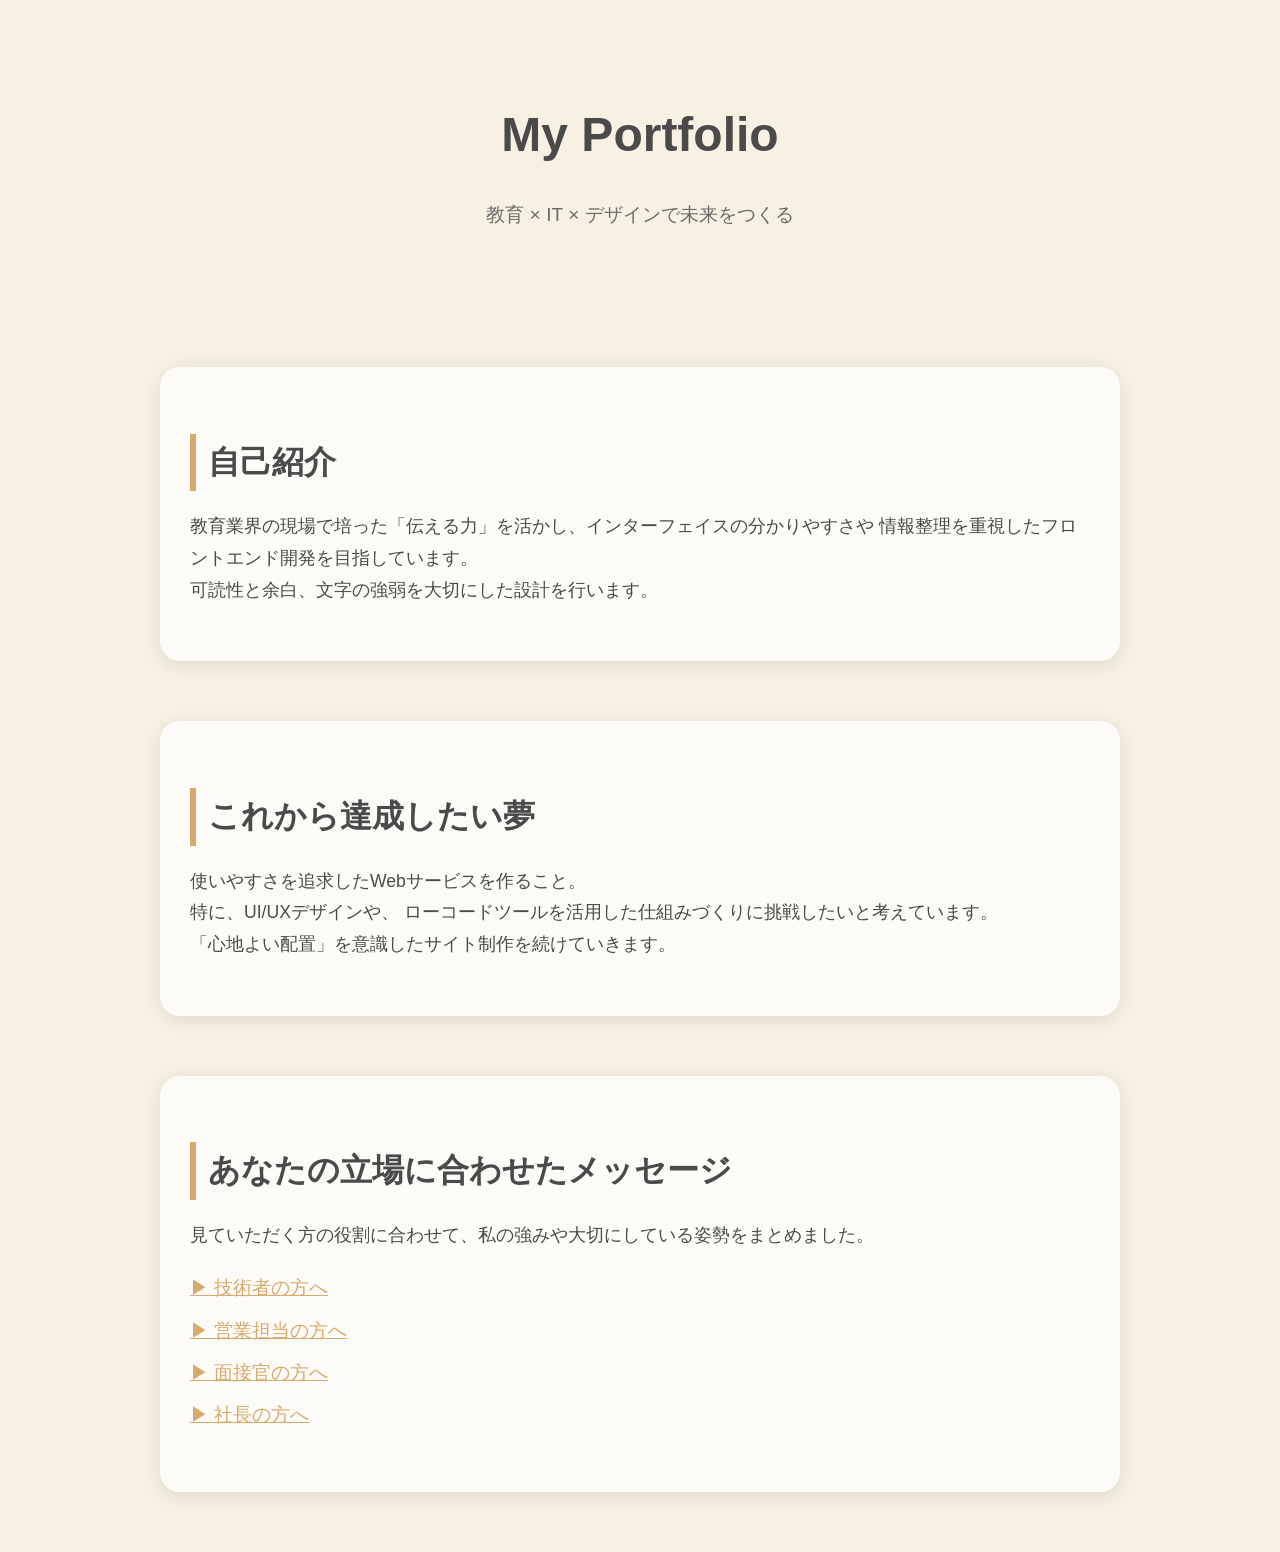
<file: index.html>
<!DOCTYPE html>
<html lang="ja">
<head>
  <meta charset="UTF-8" />
  <meta name="viewport" content="width=device-width, initial-scale=1.0" />
  <title>Portfolio</title>
  <link rel="stylesheet" href="style.css">
</head>
<body>
  <div class="interior-bg"></div>

  <header class="fade-in">
    <h1>My Portfolio</h1>
    <p>教育 × IT × デザインで未来をつくる</p>
  </header>

  <section class="fade-in" style="animation-delay: 0.3s;">
    <h2>自己紹介</h2>
    <p>
      教育業界の現場で培った「伝える力」を活かし、インターフェイスの分かりやすさや
      情報整理を重視したフロントエンド開発を目指しています。<br>
      可読性と余白、文字の強弱を大切にした設計を行います。
    </p>
  </section>

  <section class="fade-in" style="animation-delay: 0.6s;">
    <h2>これから達成したい夢</h2>
    <p>
      使いやすさを追求したWebサービスを作ること。<br>
      特に、UI/UXデザインや、
      ローコードツールを活用した仕組みづくりに挑戦したいと考えています。<br>
      「心地よい配置」を意識したサイト制作を続けていきます。
    </p>
  </section>
  <section class="fade-in" style="animation-delay: 0.9s;">
  <h2>あなたの立場に合わせたメッセージ</h2>
  <p>見ていただく方の役割に合わせて、私の強みや大切にしている姿勢をまとめました。</p>

  <ul style="list-style: none; padding: 0; line-height: 2.2;">
    <li><a href="engineer.html" style="color: var(--accent); font-size: 1.2rem;">▶ 技術者の方へ</a></li>
    <li><a href="sales.html" style="color: var(--accent); font-size: 1.2rem;">▶ 営業担当の方へ</a></li>
    <li><a href="interview.html" style="color: var(--accent); font-size: 1.2rem;">▶ 面接官の方へ</a></li>
    <li><a href="ceo.html" style="color: var(--accent); font-size: 1.2rem;">▶ 社長の方へ</a></li>
  </ul>
</section>

</body>
</html>
</file>
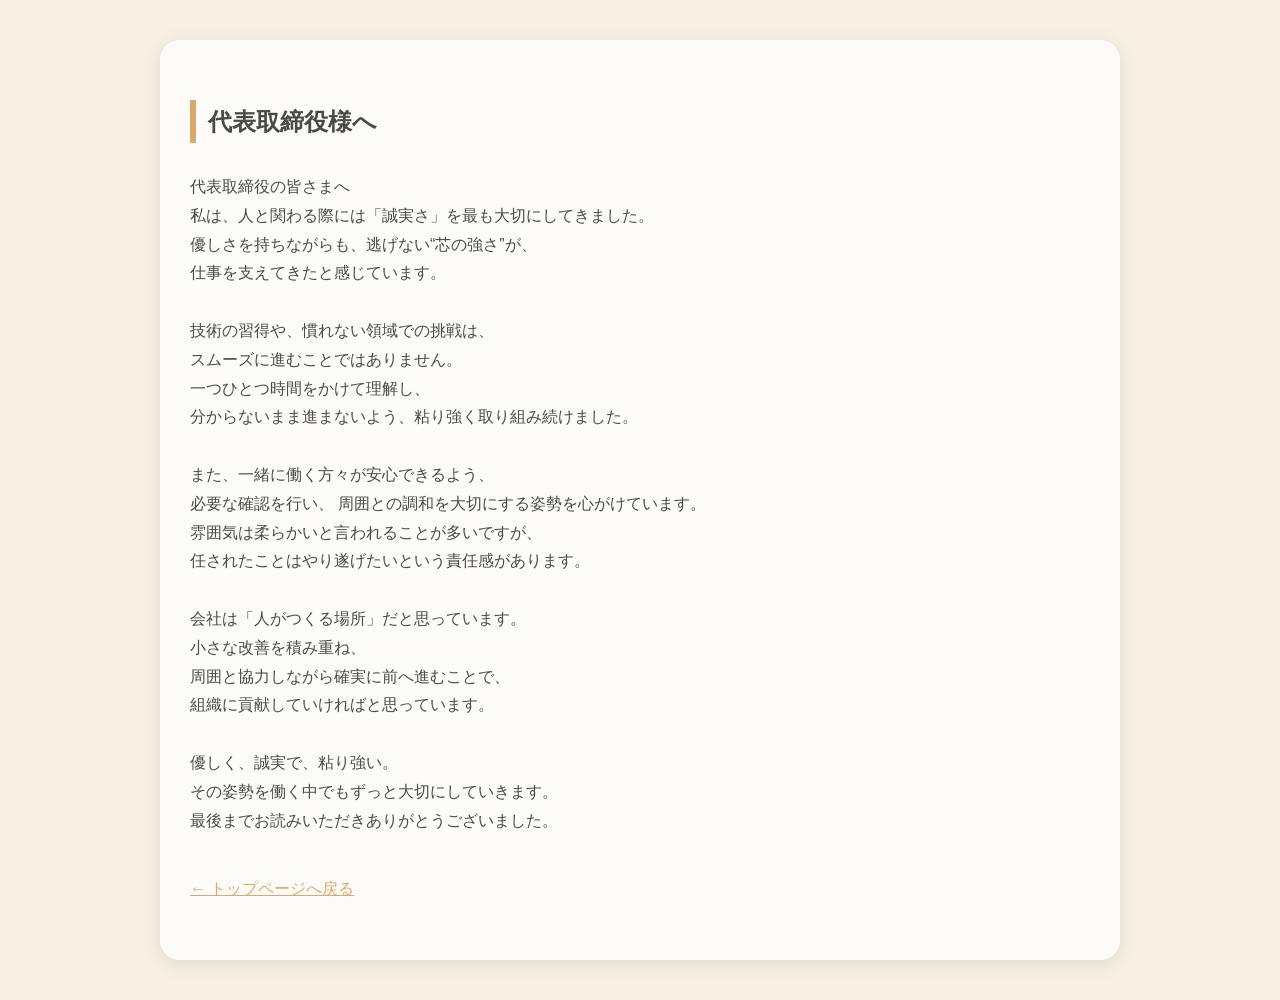
<file: ceo.html>
<!DOCTYPE html>
<html lang="ja">
<head>
  <meta charset="UTF-8" />
  <meta name="viewport" content="width=device-width, initial-scale=1.0" />
  <title>代表取締役様へ</title>
  <link rel="stylesheet" href="stylee.css">
</head>

<body>
  <section>
    <h1>代表取締役様へ</h1>
    <p>代表取締役の皆さまへ<br>

私は、人と関わる際には「誠実さ」を最も大切にしてきました。<br>
優しさを持ちながらも、逃げない“芯の強さ”が、<br>
仕事を支えてきたと感じています。<br>
<br>
技術の習得や、慣れない領域での挑戦は、<br>
スムーズに進むことではありません。<br>
一つひとつ時間をかけて理解し、<br>
分からないまま進まないよう、粘り強く取り組み続けました。<br>
<br>
また、一緒に働く方々が安心できるよう、<br>
必要な確認を行い、
周囲との調和を大切にする姿勢を心がけています。<br>
雰囲気は柔らかいと言われることが多いですが、<br>
任されたことはやり遂げたいという責任感があります。<br>
<br>
会社は「人がつくる場所」だと思っています。<br>
小さな改善を積み重ね、<br>
周囲と協力しながら確実に前へ進むことで、<br>
組織に貢献していければと思っています。<br>
<br>
優しく、誠実で、粘り強い。<br>
その姿勢を働く中でもずっと大切にしていきます。<br>
最後までお読みいただきありがとうございました。</p>

    <p style="margin-top:40px;">
      <a href="index.html">← トップページへ戻る</a>
    </p>
  </section>
</body>
</html>
</file>
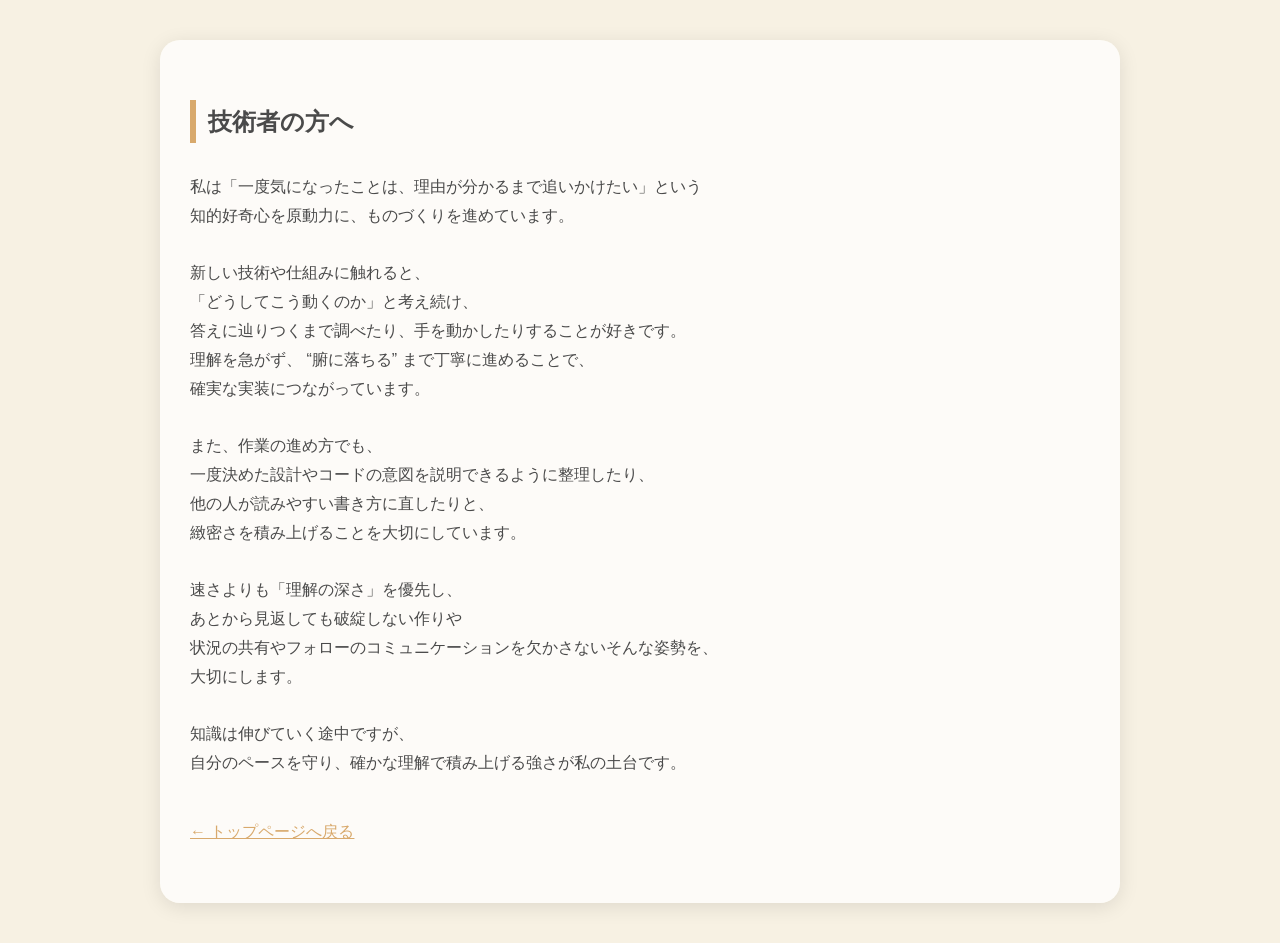
<file: engineer.html>
<!DOCTYPE html>
<html lang="ja">
<head>
  <meta charset="UTF-8" />
  <meta name="viewport" content="width=device-width, initial-scale=1.0" />
  <title>技術者の方へ</title>
  <link rel="stylesheet" href="stylee.css">

</head>

<body>
  <section>
    <h1>技術者の方へ</h1>
    <p>私は「一度気になったことは、理由が分かるまで追いかけたい」という<br>
知的好奇心を原動力に、ものづくりを進めています。<br>
<br>
新しい技術や仕組みに触れると、<br>
「どうしてこう動くのか」と考え続け、<br>
答えに辿りつくまで調べたり、手を動かしたりすることが好きです。<br>
理解を急がず、 “腑に落ちる” まで丁寧に進めることで、<br>
確実な実装につながっています。<br>
<br>
また、作業の進め方でも、<br>
一度決めた設計やコードの意図を説明できるように整理したり、<br>
他の人が読みやすい書き方に直したりと、<br>
緻密さを積み上げることを大切にしています。<br>
<br>
速さよりも「理解の深さ」を優先し、<br>
あとから見返しても破綻しない作りや<br>
状況の共有やフォローのコミュニケーションを欠かさないそんな姿勢を、<br>
大切にします。<br>
<br>
知識は伸びていく途中ですが、<br>
自分のペースを守り、確かな理解で積み上げる強さが私の土台です。</p>

    <p style="margin-top:40px;">
      <a href="index.html">← トップページへ戻る</a>
    </p>
  </section>
</body>
</html>
</file>
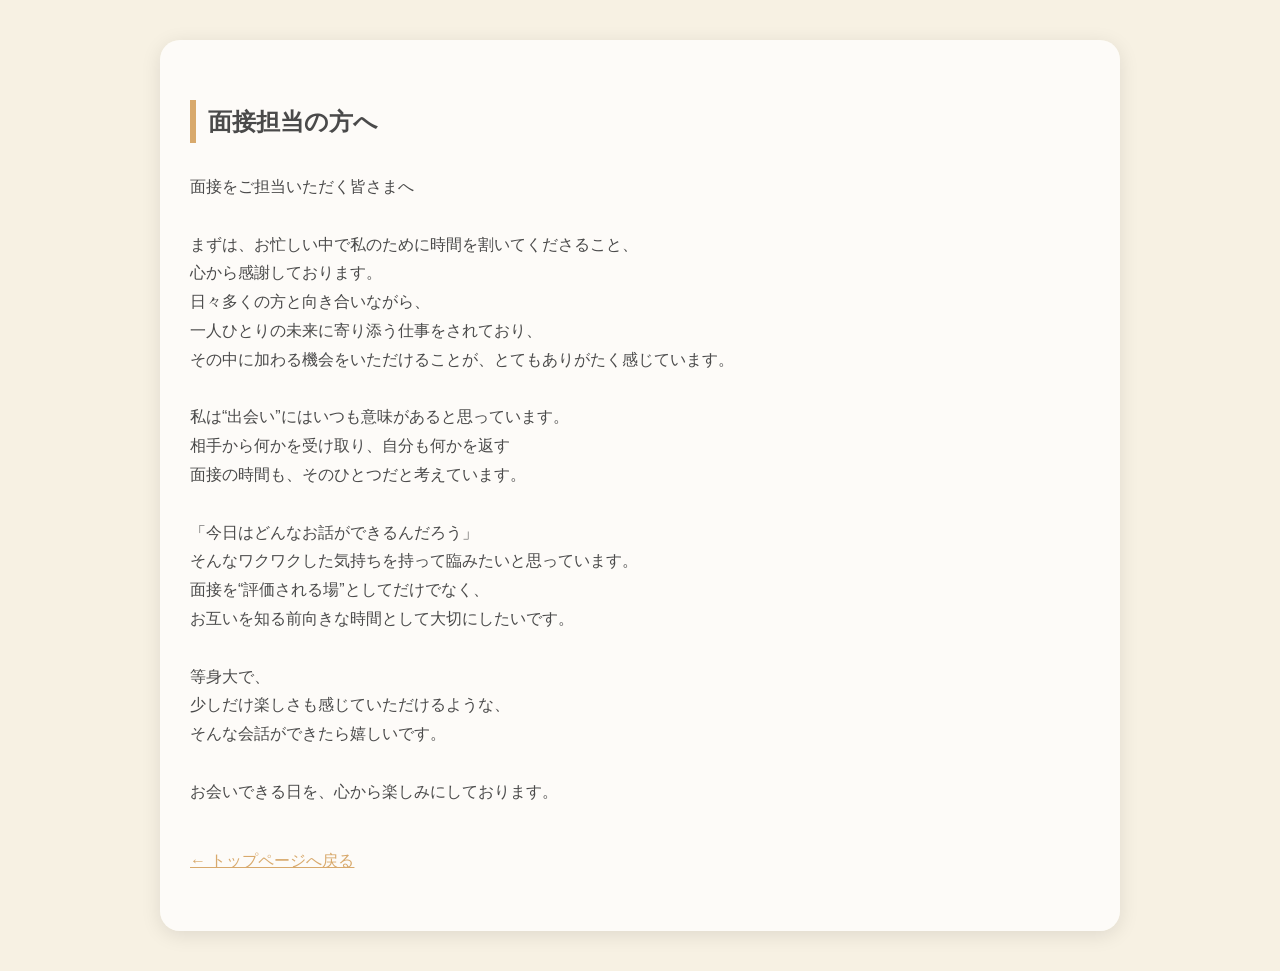
<file: interview.html>
<!DOCTYPE html>
<html lang="ja">
<head>
  <meta charset="UTF-8" />
  <meta name="viewport" content="width=device-width, initial-scale=1.0" />
  <title>面接担当の方へ</title>
  <link rel="stylesheet" href="stylee.css">

</head>

<body>
  <section>
    <h1>面接担当の方へ</h1>
    <p>面接をご担当いただく皆さまへ<br>
<br>
まずは、お忙しい中で私のために時間を割いてくださること、<br>
心から感謝しております。<br>
日々多くの方と向き合いながら、<br>
一人ひとりの未来に寄り添う仕事をされており、<br>
その中に加わる機会をいただけることが、とてもありがたく感じています。<br>
<br>
私は“出会い”にはいつも意味があると思っています。<br>
相手から何かを受け取り、自分も何かを返す<br>
面接の時間も、そのひとつだと考えています。<br>
<br>
「今日はどんなお話ができるんだろう」<br>
そんなワクワクした気持ちを持って臨みたいと思っています。<br>
面接を“評価される場”としてだけでなく、<br>
お互いを知る前向きな時間として大切にしたいです。<br>
<br>
等身大で、<br>
少しだけ楽しさも感じていただけるような、<br>
そんな会話ができたら嬉しいです。<br>
<br>
お会いできる日を、心から楽しみにしております。</p>

    <p style="margin-top:40px;">
      <a href="index.html">← トップページへ戻る</a>
    </p>
  </section>
</body>
</html>
</file>
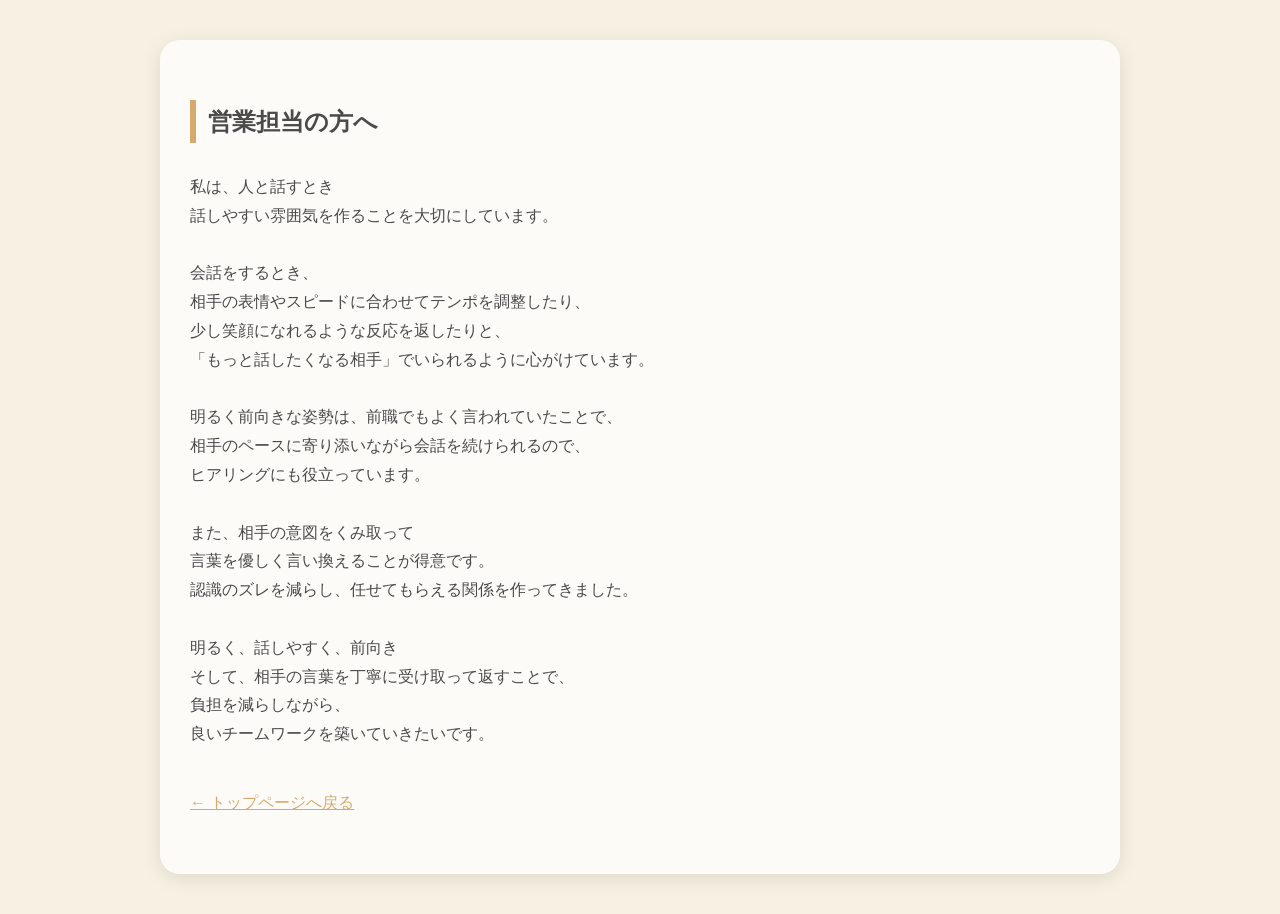
<file: sales.html>
<!DOCTYPE html>
<html lang="ja">
<head>
  <meta charset="UTF-8" />
  <meta name="viewport" content="width=device-width, initial-scale=1.0" />
  <title>営業担当の方へ</title>
  <link rel="stylesheet" href="stylee.css">
</head>

<body>
  <section>
    <h1>営業担当の方へ</h1>
    <p>私は、人と話すとき<br>
話しやすい雰囲気を作ることを大切にしています。<br>
<br>
会話をするとき、<br>
相手の表情やスピードに合わせてテンポを調整したり、<br>
少し笑顔になれるような反応を返したりと、<br>
「もっと話したくなる相手」でいられるように心がけています。<br>
<br>
明るく前向きな姿勢は、前職でもよく言われていたことで、<br>
相手のペースに寄り添いながら会話を続けられるので、<br>
ヒアリングにも役立っています。<br>
<br>
また、相手の意図をくみ取って<br>
言葉を優しく言い換えることが得意です。<br>
認識のズレを減らし、任せてもらえる関係を作ってきました。<br>
<br>
明るく、話しやすく、前向き<br>
そして、相手の言葉を丁寧に受け取って返すことで、<br>
負担を減らしながら、<br>
良いチームワークを築いていきたいです。</p>

    <p style="margin-top:40px;">
      <a href="index.html">← トップページへ戻る</a>
    </p>
  </section>
</body>
</html>
</file>
<file: style.css>
:root {
      --cream: #f7f1e3;
      --text-dark: #4a4a4a;
      --accent: #d8a96c;
    }

    body {
      margin: 0;
      padding: 0;
      font-family: "Helvetica", "Arial", sans-serif;
      background: var(--cream);
      color: var(--text-dark);
      line-height: 1.8;
    }

    /* 背景：家具を並べたようなインテリア風背景 */
    .interior-bg {
      position: fixed;
      inset: 0;
      background-image:
        url('https://images.unsplash.com/photo-1502673530728-f79b4cab31b1?auto=format&fit=crop&w=800&q=80'),
        url('https://images.unsplash.com/photo-1519710164239-da123dc03ef4?auto=format&fit=crop&w=800&q=80'),
        url('https://images.unsplash.com/photo-1524758631624-e2822e304c36?auto=format&fit=crop&w=800&q=80');
      background-size: 30%, 25%, 20%;
      background-repeat: no-repeat;
      background-position: left 5% bottom 10%, right 10% top 15%, left 50% top 30%;
      opacity: 0.18;
      z-index: -1;
    }

    header {
      padding: 60px 40px;
      text-align: center;
    }

    header h1 {
      font-size: 3rem;
      font-weight: 700;
      margin-bottom: 10px;
    }

    header p {
      font-size: 1.2rem;
      opacity: 0.8;
    }

    section {
      max-width: 900px;
      margin: 60px auto;
      padding: 40px 30px;
      background: rgba(255, 255, 255, 0.7);
      border-radius: 20px;
      backdrop-filter: blur(6px);
      box-shadow: 0 4px 20px rgba(0,0,0,0.1);
    }

    h2 {
      font-size: 2rem;
      margin-bottom: 20px;
      border-left: 6px solid var(--accent);
      padding-left: 12px;
      font-weight: 600;
    }

    p {
      font-size: 1.1rem;
      margin-bottom: 15px;
    }

    /* 画面遷移アニメーション */
    .fade-in {
      opacity: 0;
      animation: fadeIn 1s ease forwards;
    }

    @keyframes fadeIn {
      to { opacity: 1; }
    }
</file>
<file: stylee.css>
body {
      font-family: "Helvetica", "Arial", sans-serif;
      background: #f7f1e3;
      color: #4a4a4a;
      line-height: 1.8;
      margin: 0;
      padding: 40px;
    }

    section {
      max-width: 900px;
      margin: 0 auto;
      padding: 40px 30px;
      background: rgba(255, 255, 255, 0.75);
      border-radius: 20px;
      box-shadow: 0 4px 20px rgba(0,0,0,0.1);
    }

    h1 {
      border-left: 6px solid #d8a96c;
      padding-left: 12px;
      margin-bottom: 30px;
    }

    a {
      color: #d8a96c;
    }
</file>
